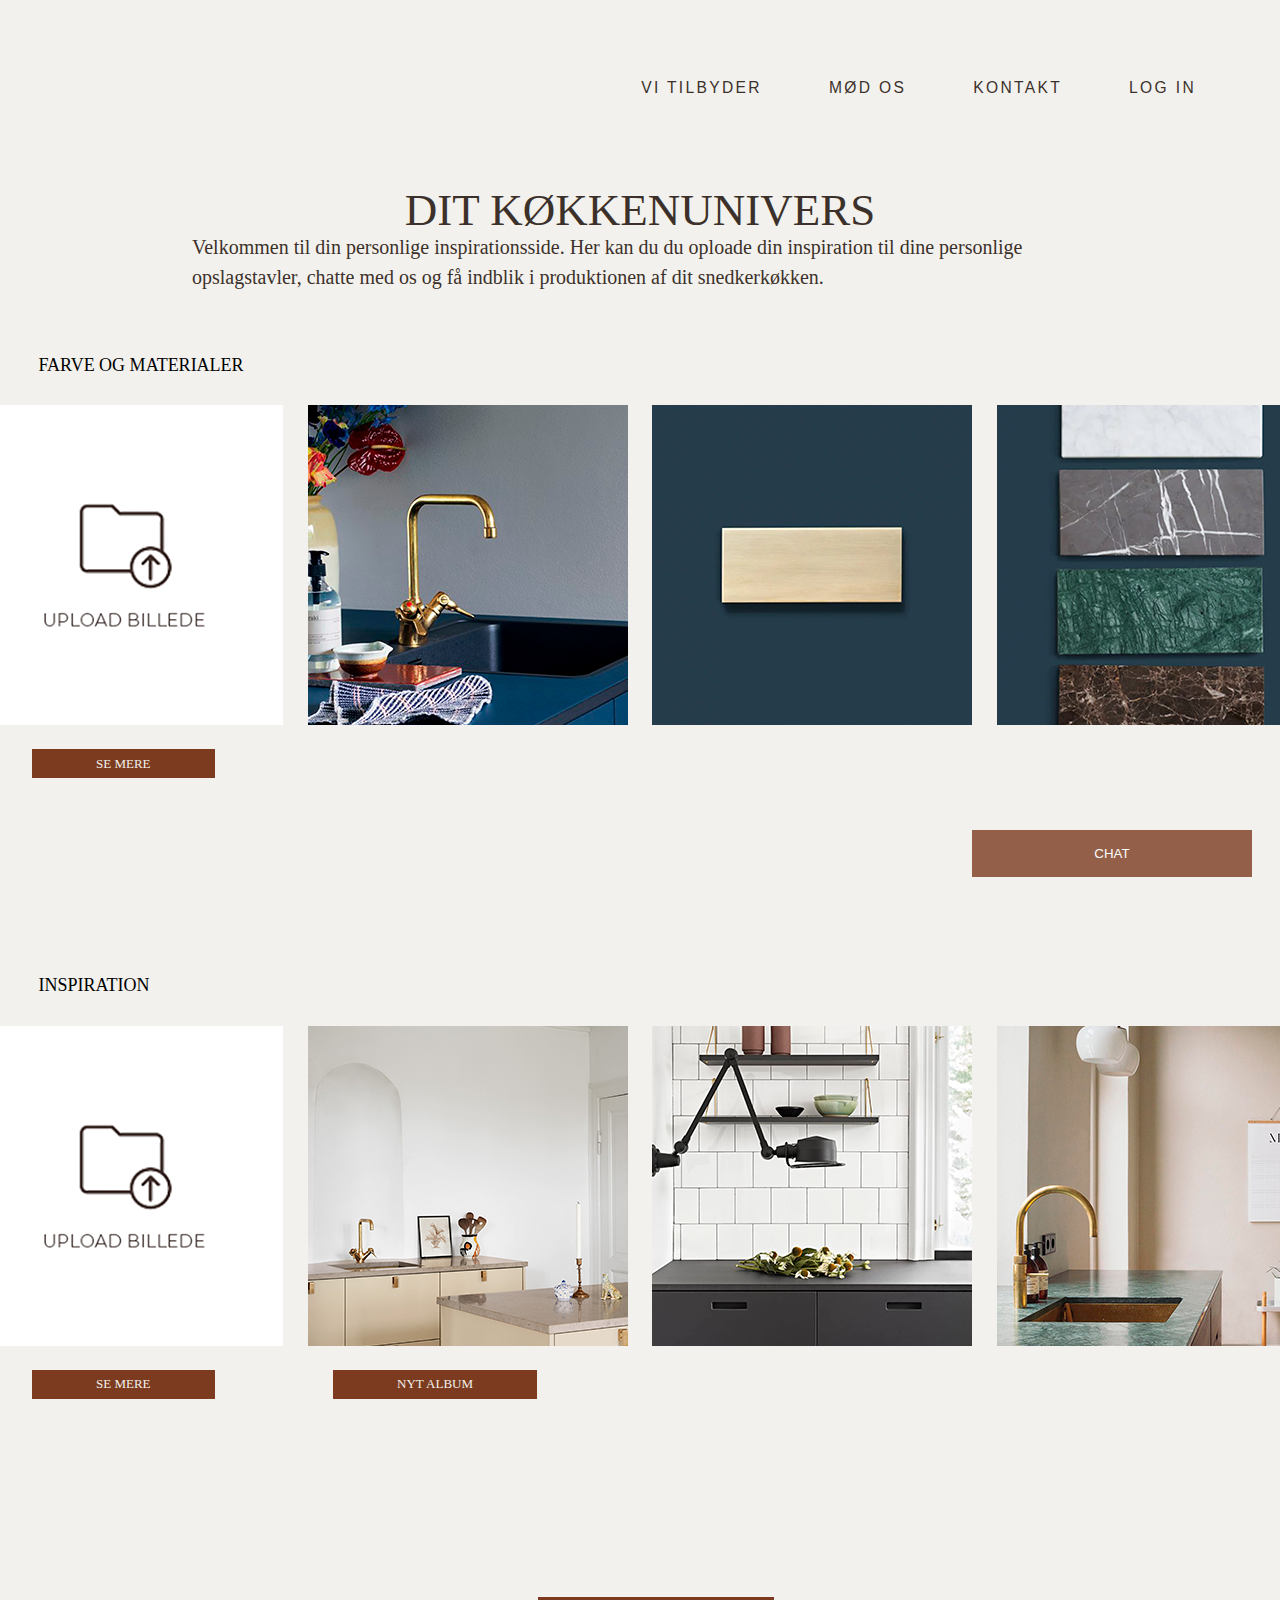
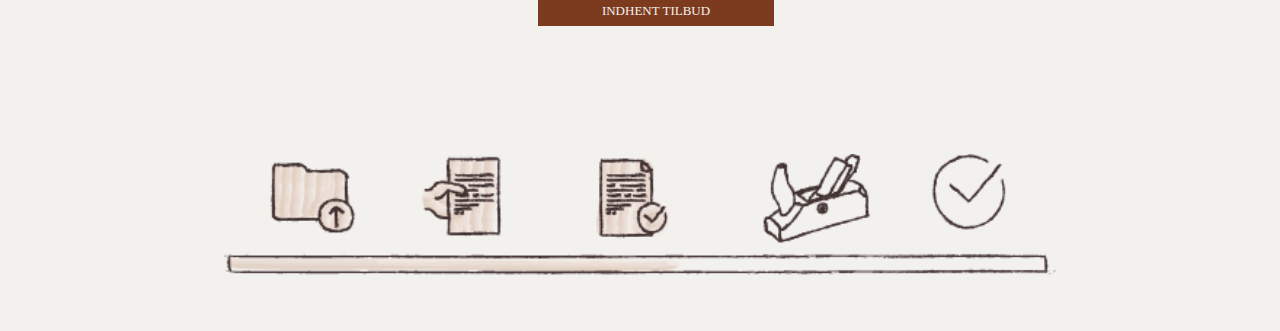
<file: køkkenunivers.html>
<!DOCTYPE html>
<html lang="da">

<head>
    <meta charset="utf-8">
    <title>Mino Design</title>
    <meta name="keywords" content="unikke løsninger,snedker køkkener, bæredygtig køkkerner, skræddersyet løsniger">
    <meta name="description" content="Mino Design laver unikke og bæredygtige køkkener">
    <meta name="author" content="Janne, Michala, Cathrine, Cecillie">
    <meta name="robots" content="noindex">
    <meta name="viewport" content="width=device-width, initial-scale=1.0">
    <link href="css/style.css" rel="stylesheet">
    <link rel="stylesheet" href="css/reset.css">


    <link rel="icon" type="image/x-icon" href="image/logofaveicon.png">
</head>

<body>
    <div id="wrapper">
        <header>
            <a id="logo" href="index.html">
                <img src="image/minologo.png" alt="Mino Design logo">
            </a>

            <nav role="navigation" id="navmobil">
                <div id="menuToggle">



                    <a id="menuopen" tabindex="1"></a>

                    <span></span>
                    <span></span>
                    <span></span>



                    <ul id="menu">
                        <li>
                            <a id="menuclose"></a>
                        </li>

                        <li> <a href="vitilbyder.html">VI TILBYDER</a></li>
                        <li><a href="moedos.html">MØD OS</a></li>
                        <li><a href="index.html#kontakt">KONTAKT</a></li>
                        <li><a href="login.html">LOGIN</a></li>
                    </ul>
                </div>
            </nav>


            <nav id="navpc">
                <ul>
                    <li> <a href="vitilbyder.html">VI TILBYDER</a></li>
                    <li><a href="moedos.html">MØD OS</a></li>
                    <li><a href="index.html#kontakt">KONTAKT</a></li>
                    <li><a href="login.html">LOG IN</a></li>
                </ul>
            </nav>
        </header>
    </div>
    <main>

        <section id="koekkenunivers">

            <h2>DIT KØKKENUNIVERS</h2>
            <p>Velkommen til din personlige inspirationsside. Her kan du du oploade din inspiration til dine personlige opslagstavler, chatte med os og få indblik i produktionen af dit snedkerkøkken.</p>

        </section>

        <section id="inspiration1">

            <h3>FARVE OG MATERIALER</h3>

        </section>

        <section id=box1>

            <div id="spalte">
                <div id="inspirationsbillede1"><img src="image/upload.png" alt="Upload billede knap"></div>
                <div id="inspirationsbillede1"><img src="image/koekken1.png" alt="Blåt køkken"></div>
                <div id="inspirationsbillede1"><img src="image/koekken4.png" alt="Materiale billede af messing"></div>
                <div id="inspirationsbillede1"><img src="image/koekken5.png" alt="Materiale billede af bordplader"></div>
            </div>

        </section>

        <div id="semereknap1">
            <button class="button semereknap1">SE MERE</button>
        </div>

        <section id="inspiration1">

            <h3>INSPIRATION</h3>

        </section>

        <section id="box2">
            <div id="spalte">
                <div id="inspirationsbillede1"><img src="image/upload.png" alt="Upload billede knap"></div>
                <div id="inspirationsbillede1"><img src="image/koekken2.png" alt="Upload billede knap"></div>
                <div id="inspirationsbillede1"><img src="image/koekken3.png" alt="Upload billede knap"></div>
                <div id="inspirationsbillede1"><img src="image/koekken6.png" alt="Upload billede knap"></div>
            </div>

        </section>

        <div id="semereknap2">
            <button class="button semereknap2">SE MERE</button>
            <button class="button semeresknap2">NYT ALBUM</button>
        </div>

        <div id="tilbudknap">
            <button class="button tilbudknap">INDHENT TILBUD</button>
        </div>

        <section id="tidslinje">
            <div> <img src="image/tidslinje.png" alt="Tidslinje for indhent tilbud proces"></div>
        </section>

        <!----messenger knap-->

        <button class="open-button" onclick="openForm()">CHAT</button>

<div class="chat-popup" id="myForm">
  <form action="/action_page.php" class="form-container">
    <h3>CHAT MED MINO DESIGN</h3>

    <label for="msg"><b>Send os en besked her:</b></label>
    <textarea placeholder="Skriv besked..." name="msg" required></textarea>

    <button type="submit" class="btn">SEND</button>
    <button type="button" class="btn cancel" onclick="closeForm()">LUK</button>
  </form>
</div>

<script>
    function openForm() {
      document.getElementById("myForm").style.display = "block";
    }
    
    function closeForm() {
      document.getElementById("myForm").style.display = "none";
    }
    </script>
    

</main>
</body>

</html>
</file>
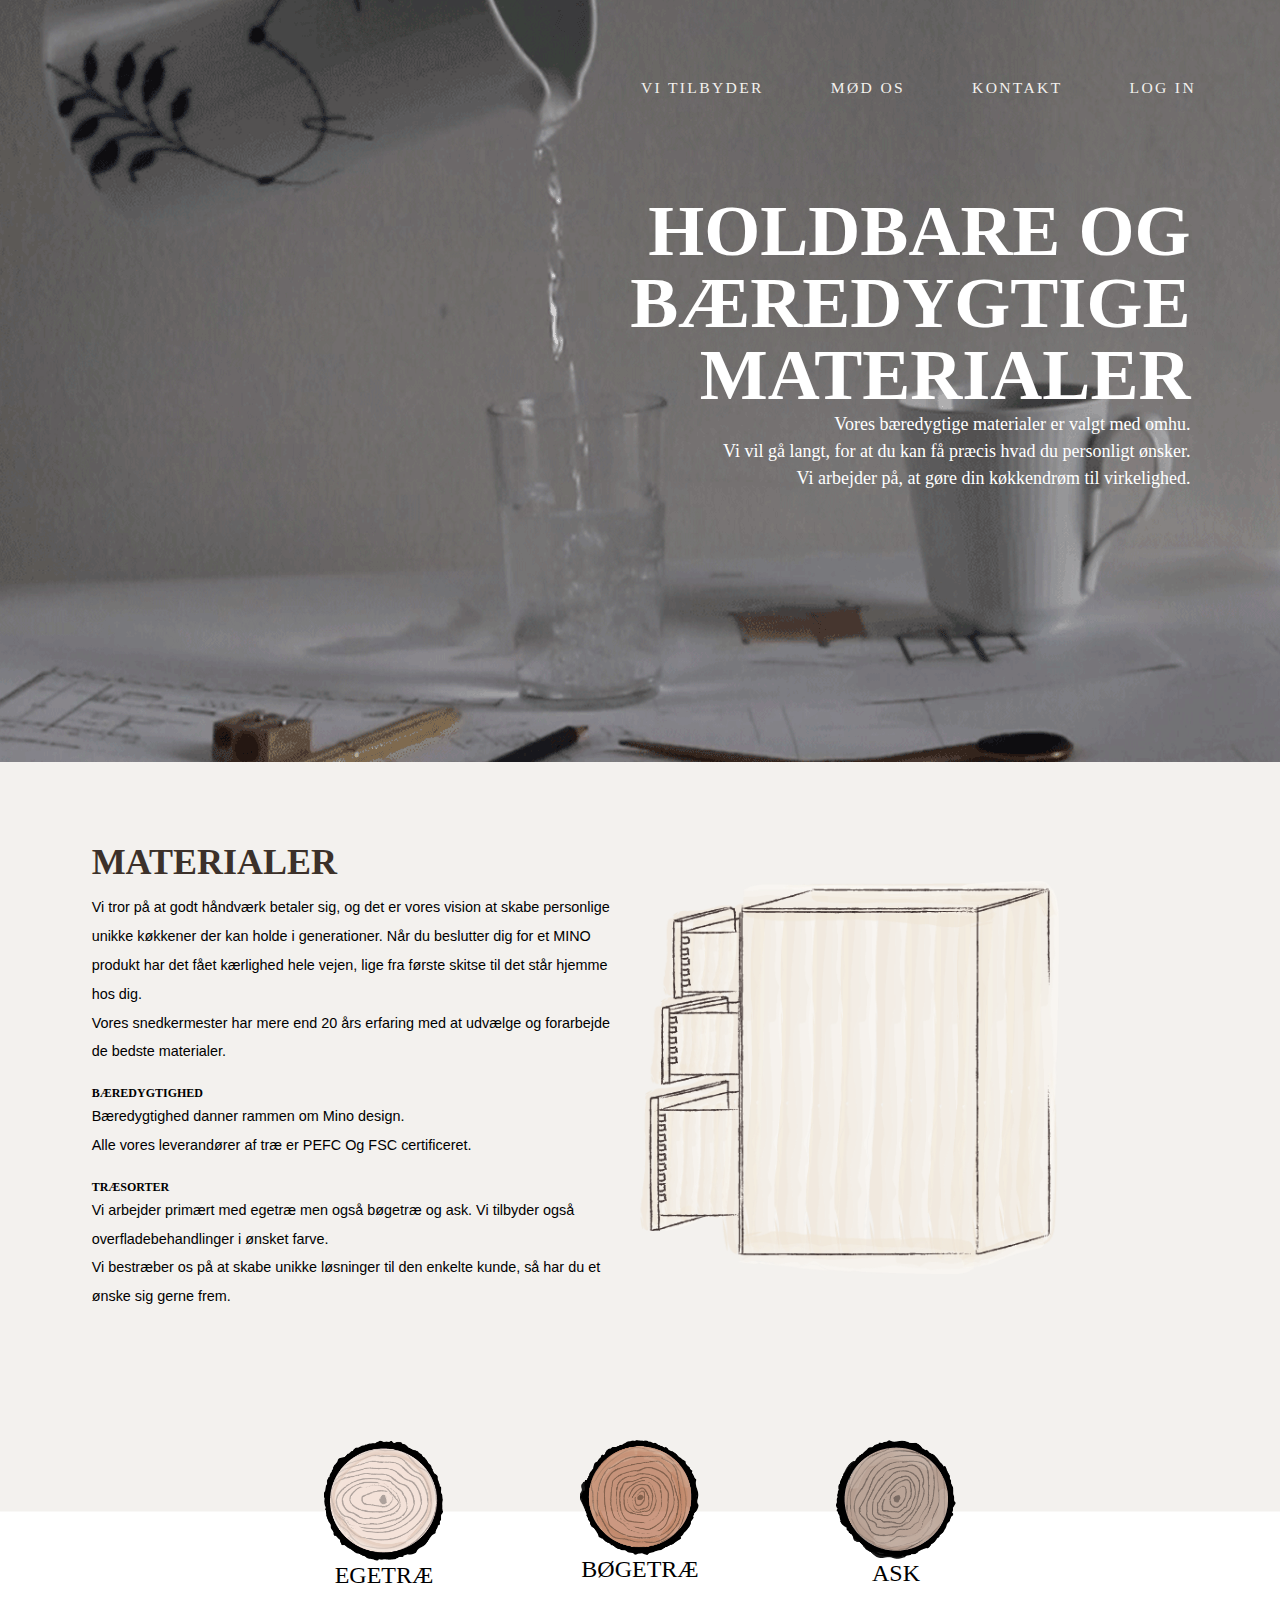
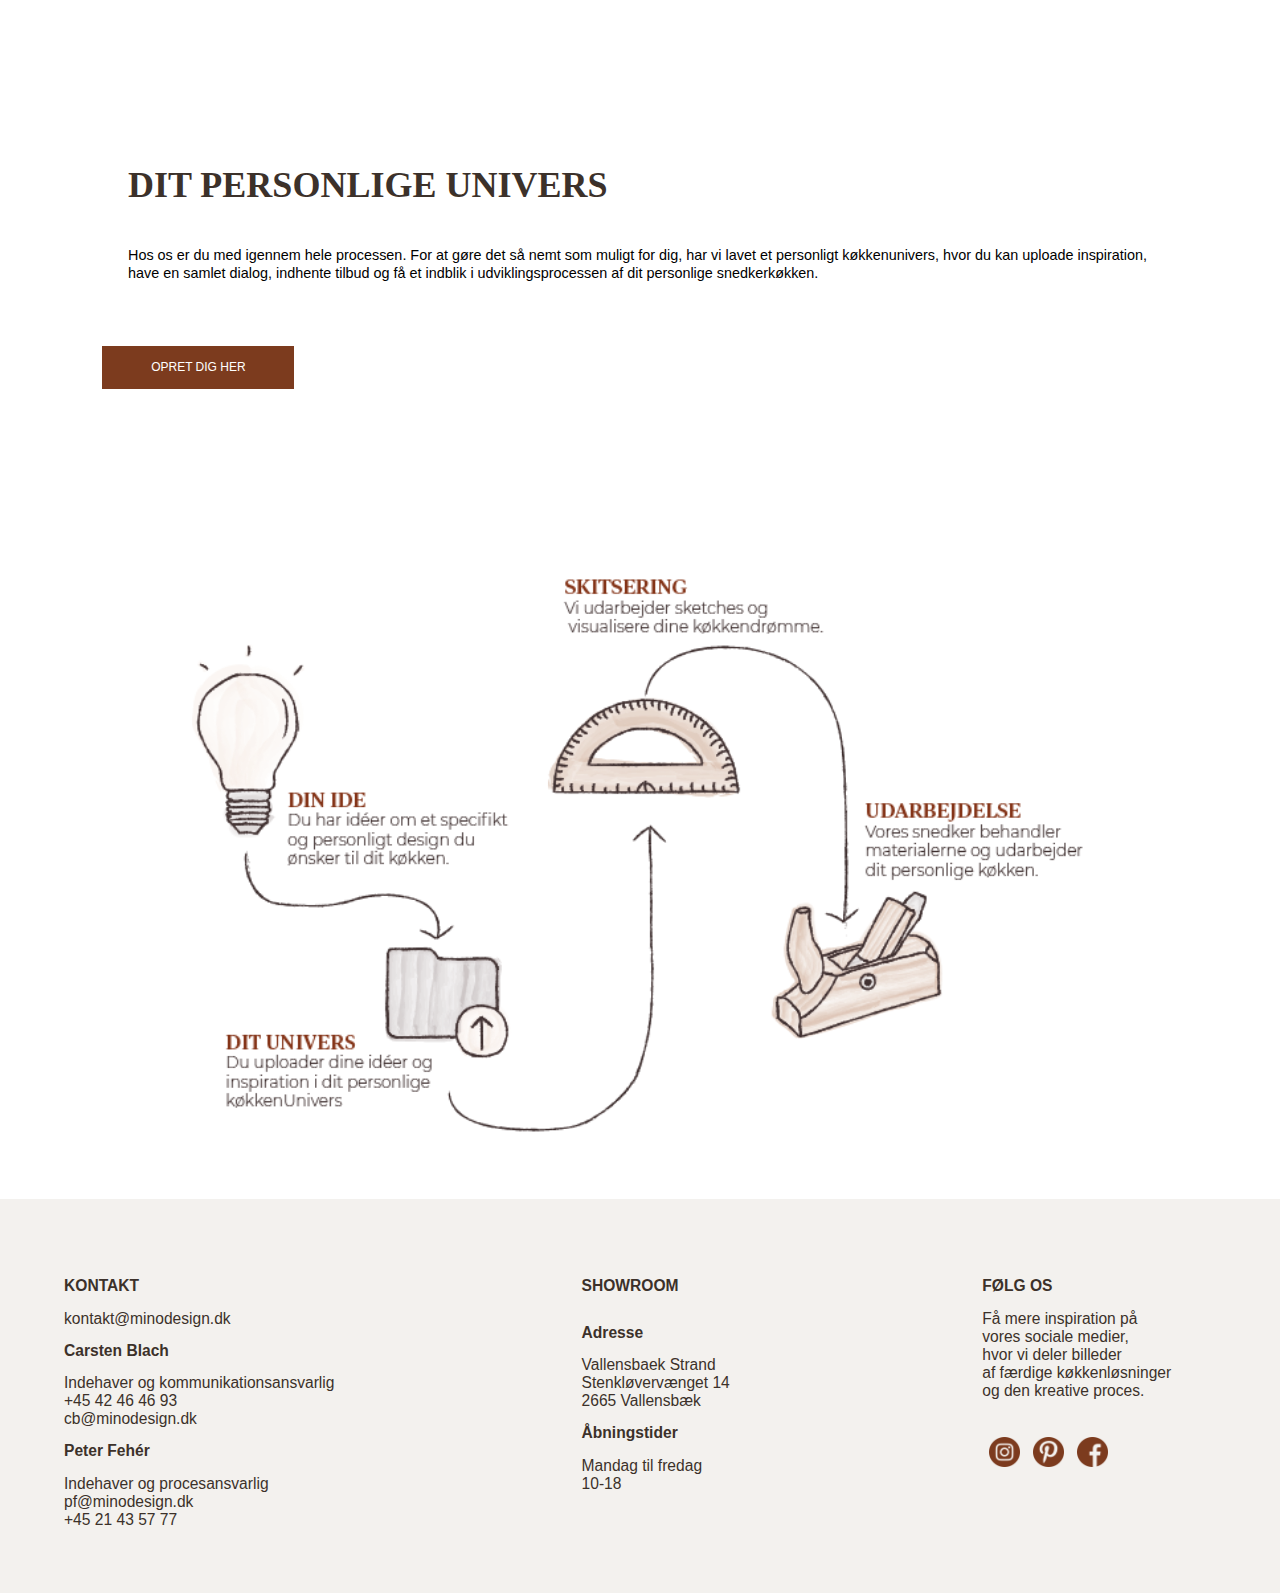
<file: vitilbyder.html>
<!DOCTYPE html>
<html lang="da">

<head>
    <meta charset="utf-8">
    <title>Mino Design - Vi tilbyder bæredygtige personlige snedkerkøkkener</title>
    <meta name="keywords" content="unikke løsninger,snedker køkkener, bæredygtig køkkerner, skræddersyet løsniger">
    <meta name="description" content="Mino Design laver unikke og bæredygtige køkkener">
    <meta name="author" content="Janne, Michala, Cathrine, Cecillie">
    <meta name="robots" content="noindex">
    <meta name="viewport" content="width=device-width, initial-scale=1.0">
    <link href="css/style.css" rel="stylesheet">
    <link href="css/reset.css" rel="stylesheet">

    <link rel="icon" type="image/x-ico  n" href="image/logofaveicon.png">
</head>


<body id="gif">
    <div id="wrapper">
        <header>
            <a id="logo" href="index.html">
                <img src="image/minohvidlogo.png" alt="Mino Design logo">
            </a>

            <nav role="navigation" id="navmobil">
                <div id="menuToggle">



                    <a id="menuopen" tabindex="1"></a>

                    <span></span>
                    <span></span>
                    <span></span>



                    <ul id="menu1">
                        <li>
                            <a id="menuclose1"></a>
                        </li>

                        <li> <a href="vitilbyder.html">VI TILBYDER</a></li>
                        <li><a href="mødos.html">MØD OS</a></li>
                        <li><a href="#kontakt">KONTAKT</a></li>
                        <li><a href="login.html">LOGIN</a></li>
                    </ul>
                </div>
            </nav>


            <nav id="navpc1">
                <ul>
                    <li> <a href="vitilbyder.html">VI TILBYDER</a></li>
                    <li><a href="mødos.html">MØD OS</a></li>
                    <li><a href="#kontakt">KONTAKT</a></li>
                    <li><a href="login.html">LOG IN</a></li>
                </ul>
            </nav>
        </header>
    </div>

    <main>
        <h2 class="overskriftvitilbyder">HOLDBARE OG <br> BÆREDYGTIGE<br> MATERIALER</h2>


        <h3 class="tekstvitilbyder">
            Vores bæredygtige materialer er valgt med omhu.<br>
            Vi vil gå langt, for at du kan få præcis hvad du personligt ønsker. <br> Vi arbejder på, at gøre din
            køkkendrøm til virkelighed.
        </h3>
        <br>
        <article class="flex-materialer">
            <br>
            <section>
                <h2 id="materialer">MATERIALER</h2>
                <p>Vi tror på at godt håndværk betaler sig, og det er vores vision at skabe personlige unikke køkkener
                    der kan holde i
                    generationer.

                    Når du beslutter dig for et MINO produkt har det fået kærlighed hele vejen, lige fra første skitse
                    til det står hjemme hos dig.<br>

                    Vores snedkermester har mere end 20 års erfaring med at udvælge og forarbejde de bedste materialer.
                </p><br>
                <h3>BÆREDYGTIGHED</h3>
                <p>Bæredygtighed danner rammen om Mino design.<br>
                    Alle vores leverandører af træ er PEFC Og FSC
                    certificeret.</p>
                <br>
                <h3>TRÆSORTER</h3>
                <p> Vi arbejder primært med egetræ men også bøgetræ og ask. Vi tilbyder også overfladebehandlinger i
                    ønsket farve. <br>Vi bestræber os på at skabe unikke løsninger til den enkelte kunde, så har du et ønske
                    sig gerne frem.</p>
            </section>
            <section><img id="skuffe" src="image/skuffekøkken.png" alt="snedker skuffer mino design"></section>


        </article>


        <div class="flex-tre">
            <div></div>
            <div><img src="image/lystræ.png">
                <h3>EGETRÆ</h3>
            </div>
            <div><img src="image/mørktræ.png">
                <h3>BØGETRÆ</h3>
            </div>
            <div><img src="image/gråtræ.png">
                <h3>ASK</h3>
            </div>
            <div></div>
        </div>
        <article id="personligside">
            <section>
                <h2 id="materialer">DIT PERSONLIGE UNIVERS</h2>
                <p>Hos os er du med igennem hele processen. For at gøre det så nemt som muligt for dig, har vi lavet et
                    personligt køkkenunivers, hvor du kan uploade inspiration, have en samlet dialog, indhente tilbud og
                    få et indblik i udviklingsprocessen af dit personlige snedkerkøkken. </p>
            </section>


            <a href=vitilbyder.html class="button opretknap">OPRET DIG HER</a>
            <br><br><br><br><br><br><br><br>

            <img id="infographic" src="image/infographic.png"
                alt="hvordan bestiller jeg et snedkerkøkken hos mino design">
        </article>
    </main>
    <footer>
        <article id="flexfooter">
            <section id="kontakt">
                <h4>KONTAKT</h4>

                <p>kontakt@minodesign.dk </p>
                <h4>Carsten Blach</h4>

                <p>Indehaver og kommunikationsansvarlig <br> +45 42 46 46 93 <br> cb@minodesign.dk</p>

                <h4>Peter Fehér</h4>
                <p>Indehaver og procesansvarlig <br> pf@minodesign.dk <br> +45 21 43 57 77 </p>


            </section>

            <section id="showroom">
                <h4>SHOWROOM</h4>
                <h4>Adresse</h4>
                <p>Vallensbaek Strand <br> Stenkløvervænget 14 <br> 2665 Vallensbæk</p>

                <h4>Åbningstider</h4>
                <p>Mandag til fredag <br>10-18
                </p>



            </section>

            <div class="luft"> </div>


            <section id="socialemedier">
                <h4>FØLG OS</h4>

                <p>Få mere inspiration på <br> vores sociale medier, <br> hvor vi deler billeder <br>af færdige
                    køkkenløsninger <br> og den kreative proces.</p>

                <p class="socialikoner">
                    <img class="ikoner" src="image/instagramikon.png" alt="instagram ikon">

                    <img class="ikoner" src="image/pinterestikon.png" alt="pinterest ikon">

                    <img class="ikoner" src="image/facebookikon.png" alt="facebook ikon">
                </p>
            </section>

        </article>
        <!-- .footer -->

    </footer>
</body>

</html>
</file>
<file: css/style.css>
/* HTML5 display-role reset for older browsers */


/* Header
-----------------------------------------------------------------------------*/

header {
    overflow: auto;
}

#navpc {
    display: none;
}

#logo {
    max-width: 40%;
    width: 20%;
    float: left;
    padding: 5%;
}

#logo>img {
    width: 100%;
    height: 100%;
    float: right;
}


/* navigation
____________________________________________________________________________*/

#navmobil {
    display: inline-block;
    color: #3c312e;
}

#navpc {
    display: none;
    text-decoration: none;
    font-size: 1.3em;
    font-family: montserrat, sans-serif;
}

ul>li {
    color: #3c312e;
    text-decoration: none;
}

ul>a {
    text-decoration: none;
    color: #3c312e;
    font-family: montserrat, sans-serif;
}


/* burgermenu
____________________________________________________________________________*/

body {
    margin: 0;
    padding: 0;
    text-align: left;
    background: #f3f1ee;
    font-family: montserrat, sans-serif;
    text-decoration: none;
    transition: color 0.3s ease;
}

#menuclose {
    width: 50px;
    height: 50px;
    position: absolute;
    top: 13px;
    right: 27px;
    z-index: 3;
    cursor: pointer;
}

#menuToggle {
    display: block;
    position: fixed;
    right: 30px;
    top: 30px;
    z-index: 1;
    -webkit-user-select: none;
    user-select: none;
}

#menuopen {
    display: block;
    width: 40px;
    height: 32px;
    position: absolute;
    top: -7px;
    left: -5px;
    cursor: pointer;
    opacity: 0;
    z-index: 2;
    -webkit-touch-callout: none;
}

#menuToggle span {
    display: block;
    width: 33px;
    height: 4px;
    margin-bottom: 5px;
    position: relative;
    background-color: grey;
    border-radius: 3px;
    z-index: 1;
    transform-origin: 4px 0px;
    transition: transform 0.5s cubic-bezier(0.77, 0.2, 0.05, 1.0), background 0.5s cubic-bezier(0.77, 0.2, 0.05, 1.0), opacity 0.55s ease;
}

#menuToggle span:first-child {
    transform-origin: 0% 0%;
}

#menuToggle span:nth-last-child(2) {
    transform-origin: 0% 100%;
}

#menuopen:focus~span {
    opacity: 1;
    transform: rotate(45deg) translate(-2px, -1px);
    background: #fff;
}

#menuopen:focus~span:nth-last-child(3) {
    opacity: 0;
    transform: rotate(0deg) scale(0.2, 0.2);
}

#menuopen:focus~span:nth-last-child(2) {
    transform: rotate(-45deg) translate(0, -1px);
}

#menu {
    position: absolute;
    width: 100vw;
    height: 100vh;
    right: -30px;
    top: -30px;
    margin: 0;
    padding: 0;
    background: #7c3b1e;
    list-style-type: none;
    -webkit-font-smoothing: antialiased;
    /* to stop flickering of text in safari */
    transform-origin: 0% 0%;
    transform: translate(100%, 0);
    transition: transform 0.5s cubic-bezier(0.77, 0.2, 0.05, 1.0);
}

#menu li {
    padding: 10px 0;
    font-size: 22px;
    margin-top: 10%;
    text-align: center;
}

#menu>li>a {
    color: #ffff;
    text-decoration: none;
    font-family: montserrat, sans-serif;
}

#menuopen:focus~ul {
    transform: none;
}
 


/* mød os kode navigation og burgermenu
----------------------------------------------------------------------------*/


/* mød os desktop menu ---- */

#navpc {
    display: none;
}

#navmobil1 {
    display: inline-block;
    color: #3c312e;
    
}

#navpc1 {
    display: none;
    font-size: 1.3em;
    text-decoration: none;
    font-family: montserrat, sans-serif;
}

#navpc1 ul li {
    color: #3c312e;
    text-decoration: none;
}

#navpc1 ul a {
    text-decoration: none;
    color: #3c312e;
    font-family: "montserrat";
}


/* mød os burgermenu ------ */

#menuclose1 {
    width: 50px;
    height: 50px;
    position: absolute;
    top: 13px;
    right: 27px;
    z-index: 3;
    cursor: pointer;
}

#menuToggle1 {
    display: block;
    position: fixed;
    right: 30px;
    top: 30px;
    z-index: 1;
    -webkit-user-select: none;
    user-select: none;
}

#menuopen1 {
    display: block;
    width: 40px;
    height: 32px;
    position: absolute;
    top: -7px;
    left: -5px;
    cursor: pointer;
    opacity: 0;
    z-index: 2;
    -webkit-touch-callout: none;
}

#menuToggle1 span {
    display: block;
    width: 33px;
    height: 4px;
    margin-bottom: 5px;
    position: relative;
    background-color: #f3f1ee;
    border-radius: 3px;
    z-index: 1;
    transform-origin: 4px 0px;
    transition: transform 0.5s cubic-bezier(0.77, 0.2, 0.05, 1.0), background 0.5s cubic-bezier(0.77, 0.2, 0.05, 1.0), opacity 0.55s ease;
}

#menuToggle1 span:first-child {
    transform-origin: 0% 0%;
}

#menuToggle1 span:nth-last-child(2) {
    transform-origin: 0% 100%;
}

#menuopen1:focus~span {
    opacity: 1;
    transform: rotate(45deg) translate(-2px, -1px);
    background: #fff;
}

#menuopen1:focus~span:nth-last-child(3) {
    opacity: 0;
    transform: rotate(0deg) scale(0.2, 0.2);
}

#menuopen1:focus~span:nth-last-child(2) {
    transform: rotate(-45deg) translate(0, -1px);
}

#menu1 {
    position: absolute;
    width: 100vw;
    height: 100vh;
    right: -30px;
    top: -30px;
    margin: 0;
    padding: 0;
    background: #7c3b1e;
    list-style-type: none;
    -webkit-font-smoothing: antialiased;
    /* to stop flickering of text in safari */
    transform-origin: 0% 0%;
    transform: translate(100%, 0);
    transition: transform 0.5s cubic-bezier(0.77, 0.2, 0.05, 1.0);
}

#menu1 li {
    padding: 10px 0;
    font-size: 22px;
    margin-top: 10%;
    text-align: center;
}

#menu1 li a {
    color: #ffff;
    text-decoration: none;
    font-family: "montserrat";
}

#menuopen1:focus~ul {
    transform: none;
}

/* mød os 
-----------------------------------------------------------------------------*/

#ejerne {
    background-color: #7c3b1e;
    padding-bottom: 10%;
}

.voreshistorietekst {
    padding-top: 5%;
    padding-bottom: 10%;
    text-align: center;
}

.voreshistorietekst h1 {
    font-size: 20px;
    font-family: "ivy journal";
    font-weight: bold;
    color: #7c3b1e;
    margin-bottom: 5%;
}

.voreshistorietekst p {
    font-family: "montserrat";
    font-size: 1.2em;
    line-height: 25px;
}

.arbejdsbord {
    max-width: 90%;
    display: block;
    margin: 0 auto;
}

#voreshistorie {
    margin: 5%;
}

#arbejdsproces {
    width: 100%;
    padding-bottom: 10%;
}

#carstenogpeter img {
    display: block;
    margin: 0 auto;
    width: 60%;
    padding: 2.5%;
}

#carstenogpeter {
    margin-top: 30%;
}


/* vi tilbyder side (Janne)
-----------------------------------------------------------------------------*/

/*Gif baggrund*/

#gif {
 width: 100%;
  height: 400px;
  background: url('../image/mobilcinemagraphic.gif');
  background-size: 100% 100%;}

.overskriftvitilbyder {
    font-family: "ivyJournal";
    color: #ffffff;
    font-size: 3em;
    text-align: center;
    line-height: 1em;
    font-weight: 600;
    margin: 5%;
}


.tekstvitilbyder {
    text-align: center;
    color: #ffffff;
    font-size: 1em;
    font-family: "montserrat";
    font-weight: 70;
    text-align: center;
    position: relative;
}

.flex-materialer {
    background-color: #f3f1ee;
}

#skuffe {
    margin-bottom: 8em;
    max-width: 80%;
    padding-top: 10%;
}

#personligside {
    background-color: #ffffff;
    padding-top: 0%;
    margin-top: 0%;
}

#personligside p {
    margin-top: 0%;
    padding-top: 0%;
    margin-left: 10%;
    margin-right: 10%;
    width: 80%;
    text-align: left;
    padding-bottom: 10%;
}

#materialer {
    margin-bottom: 4%;
    padding-top: 5%;
    padding-bottom: 0%;
    font-family: "IvyJournal";
    font-weight: 600;
    font-size: 2em;
    text-align: center;
}

#personligside h2 {
    padding-top: 20%;
}

.flex-materialer h3 {
    font-family: "Montserrat";
    font-weight: 900;
}

.flex-materialer {
    padding: 5%;
}



.flex-tre {
    display: flex;
    width: 100%;
    text-align: center;
    background: repeating-linear-gradient(#f3f1ee, #f3f1ee 49.9%, #ffffff 50.1%, #ffffff 100%);
    padding-bottom: 0%;

}

.flex-tre div {
    width: 20%;
}

.flex-tre h3 {
    text-align: center;
    font-family: "IvyJournal";
    position: relative;
}

.flex-tre img {
    max-width: 6em;
}


.tilbyderknap {
    margin-top: 5%;
    background-color: #7c3b1e;
    border: none;
    color: white;
    padding: 1%;
    width: 30%;
    font-family: "montserrat";
    display: block;
    margin: auto;
    font-size: 0.5em;
    text-align: center;
}

.tilbyderknap>a:visited {
    color: white;
}

#infographic {
   width: 100%; 
   margin: 0 auto;
   text-align: center;
}

#flexfooter {
    background: #f3f1ee;
}

/* billeder
____________________________________________________________________________*/

.forsideillustration {
    display: block;
    margin: auto;
    padding-top: 4%;
    max-width: 84%;
}

#haandvaerk {
    background-color: #7c3b1e;
    height: 100%;
    width: 100%;
    margin-top: 10%;
    padding-bottom: 5%;
}

#haandvaerk>img {
    display: block;
    margin: auto;
    padding-top: 5%;
    width: 70%;
}


/* tekst
____________________________________________________________________________*/

.overskriften {
    font-family: ivyjournal, sans-serif;
    color: #7c3b1e;
    font-size: 1.7em;
    text-align: center;
    margin: 7%;
    font-weight: bold;
    line-height: 1.2;
}

#forside>h3 {
    color: #3c312a;
    font-size: 1.2em;
    font-family: montserrat, sans-serif;
    text-align: center;
    margin-bottom: 5%;
}

.haandvaerktekst>h2 {
    font-family: ivyjournal, sans-serif;
    color: #fff;
    font-size: 1.5em;
    text-align: center;
    margin: 5%;
    font-weight: bold;
}

.haandvaerktekst>h3 {
    color: #fff;
    font-size: 1.2em;
    font-family: montserrat, sans-serif;
    text-align: center;
    margin: 4%;
    padding-bottom: 4%;
}


/* brødtekst
____________________________________________________________________________*/

p {
    text-decoration: none;
}


/* knap
-----------------------------------------------------------------------------*/

a {
    text-decoration: none;
}

.opretknap {
    background-color: #7c3b1e;
    border: none;
    color: white;
    padding: 1%;
    width: 30%;
    font-family: montserrat, sans-serif;
    display: block;
    margin: auto;
    font-size: 0.8em;
    text-align: center;
}

.opretknap>a:visited {
    color: white;
}

.knaptilbyder>a:visited {
    color: #3c312a;
}

.knaptilbyder {
    border: none;
    margin-top: 18%;
    background-color: #ceb28a;
    color: #3c312a;
    padding: 1%;
    width: 30%;
    margin-left: 4%;
    font-size: 0.8em;
    font-family: montserrat, sans-serif;
    display: block;
    margin: auto;
    text-align: center;
    text-decoration: none;
}


/* video
-----------------------------------------------------------------------------*/


/* login
------------------------------------------------------------------------------*/

.login-page {
    width: 360px;
    padding: 0.5%;
    margin: 0 auto;
}

.form {
    z-index: 1;
    max-width: 360px;
    margin: 0 auto 100px;
    padding: 45px;
    text-align: center;
    background: #ffffff;
}

.form input {
    font-family: "montserrat";
    outline: 1;
    background: #f3f1ee;
    width: 100%;
    border: 0;
    margin: 0 0 15px;
    padding: 15px;
    box-sizing: border-box;
    font-size: 15px;
}

.form button {
    font-family: "montserrat";
    text-transform: uppercase;
    outline: 0;
    background: #7c3b1e;
    width: 100%;
    border: 0;
    padding: 15px;
    color: #f3f1ee;
    font-size: 15px;
    cursor: pointer;
}

.form button:hover,
.form button:active {
    background-color: #3c312a;
    letter-spacing: 1px;
    -webkit-box-shadow: 0px 5px 40px -10px rgba(0, 0, 0, 0.57);
    -moz-box-shadow: 0px 5px 40px -10px rgba(0, 0, 0, 0.57);
    box-shadow: 5px 40px -10px rgba(0, 0, 0, 0.57);
}

.form .message {
    margin: 15px 0 0;
    color: #ceb28a;
    font-size: 14px;
}

.form .message a {
    color: #3c312a; 
    text-decoration: none;
}

.form .register-form {
    display: none;
}


/* Køkkenunivers
----------------------------------------------------------------------------*/

#koekkenunivers h2 {
    margin: 0 auto;
    padding: 0% 0% 1.5% 0%;
    text-align: center;
    color: #3c312a;
    font-family: "ivy journal";
    font-size: 20px;
}

#koekkenunivers p {
    margin: 0 auto;
    padding: 0 6.5% 0 6.5%;
    line-height: 30px;
    color: #3c312a;
    font-family: "montserrat";
    font-size: 15px;
}

#spalte {
    display: flex;
    flex-wrap: wrap;
    flex-direction: row;
    align-items: center;
    justify-content: center;
    margin: 0 auto;
}

#inspirationsbillede1 {
    margin: 2.5%;
}

#inspiration1 h3 {
    font-family: "ivy journal";
    font-size: 15px;
    text-align: left;
    margin: 5% 6.5% 0.5% 6.5%;
}


/* se mere knap og album knap
------------------------------------------------------------------------*/

#semereknap1 button {
    background-color: #7c3b1e;
    padding: 1.5% 8% 1.5% 8%;
    border: none;
    color: #f3f1ee;
    font-family: "montserrat";
    margin: 0.5% 6.5% 0.5% 6.5%;
}

#semereknap1 {
    margin-bottom: 15%;
}


#semereknap2 button {
    background-color: #7c3b1e;
    padding: 1.5% 8% 1.5% 8%;
    border: none;
    color: #f3f1ee;
    font-family: "montserrat";
    margin: 0.5% 6.5% 0.5% 6.5%;
}

#semereknap2 {
    margin-bottom: 10%;
}

#tilbudknap button {
    background-color: #7c3b1e;
    padding: 1.5% 8% 1.5% 8%;
    border: none;
    color: #f3f1ee;
    font-family: "montserrat";
    margin-top: 5%;
}

#tilbudknap {
    text-align: center;
}

#tidslinje img {
    width: 90%;
    display: block;
    margin-left: auto;
    margin-right: auto;
    padding-top: 10%;
}

/* Messenger -----------------------------------------*/
* {box-sizing: border-box;}

/* Knap til at åbne messenger - sat til at komme fra bunden */
.open-button {
  background-color: #7c3b1e;
  color: white;
  padding: 16px 20px;
  border: none;
  cursor: pointer;
  opacity: 0.8;
  position: fixed;
  bottom: 23px;
  right: 28px;
  width: 280px;
}

/* Popup chatten - skjult på default */
.chat-popup {
  display: none;
  position: fixed;
  bottom: 0;
  right: 15px;
  border: 3px solid #f1f1f1;
  z-index: 9;
}

/* Styling af form container */
.form-container {
  max-width: 300px;
  padding: 10px;
  background-color: white;
}

/* Fulde vidde på tektområde */
.form-container textarea {
  width: 100%;
  padding: 15px;
  margin: 5px 0 22px 0;
  border: none;
  background: #f1f1f1;
  resize: none;
  min-height: 200px;
}

/* Når teksten fokuserer, gør noget */
.form-container textarea:focus {
  background-color: #ddd;
  outline: none;
}

/* Farve SEND knap */
.form-container .btn {
  background-color: #7c3b1e;
  color: white;
  padding: 16px 20px;
  border: none;
  cursor: pointer;
  width: 100%;
  margin-bottom:10px;
  opacity: 0.8;
}

/* Baggrundsfarve LUK knap */
.form-container .cancel {
  background-color: #3c312a;
}

/* Tilføjet hover effekt */
.form-container .btn:hover, .open-button:hover {
  opacity: 1;
}

/* Footer
-----------------------------------------------------------------------------*/

footer {
    margin-bottom: 5%;
    color: #3c312a;
    font-size: 1.1em;
    text-align: center;
}

.ikoner {
    max-width: 9%;
    width: 9%;
    margin-top: 8%;
    margin-left: 2%;
    justify-content: center;
    display: inline-block;
}

#showroom {
    width: 35%;
    margin: auto;
}

#kontakt>h4 {
    font-weight: bold;
    line-height: 3;
    font-size: 1.3em;
}

#showroom>h4 {
    font-weight: bold;
    line-height: 3;
    font-size: 1.3em;
}

#socialemedier>h4 {
    font-weight: bold;
    line-height: 3;
    font-size: 1.3em;
}

/* media
-----------------------------------------------------------------------------*/


@media only screen and (min-width: 550px) {

    #gif {
        background: url('../image/tabletcinemagraphic.gif');
        width: 100%;
        height: auto;
       }

}

@media only screen and (min-width: 768px) {

    /* knap
-----------------------------------------------------------------------------*/
    a {
        text-decoration: none;
    }

    .opretknap {
        margin-top: 30%;
        background-color: #7c3b1e;
        border: none;
        color: white;
        padding: 1%;
        width: 30%;
        font-family: montserrat, sans-serif;
        display: block;
        margin: auto;
        font-size: 1em;
        text-align: center;
    }

    .opretknap>a:visited {
        color: white;
    }

    .knaptilbyder>a:visited {
        color: #3c312a;
    }

    .knaptilbyder {
        border: none;
        margin-top: 18%;
        background-color: #ceb28a;
        color: #3c312a;
        padding: 1%;
        width: 30%;
        margin-left: 4%;
        font-size: 1em;
        font-family: montserrat, sans-serif;
        display: block;
        margin: auto;
        text-align: center;
        text-decoration: none;
    }

    /* mød os
---------------------------------------------------------------------------*/
    .voreshistorietekst h1 {
        font-size: 40px;
    }

    .voreshistorietekst p {
        font-size: 30px;
        line-height: 45px;
    }

    #carstenogpeter {
        margin-top: 0%;
    }


    /* mød os kode navigation og burgermenu
----------------------------------------------------------------------------*/
    /* tekst
-----------------------------------------------------------------------------*/
    .overskriften {
        font-family: ivyjournal, sans-serif;
        color: #7c3b1e;
        font-size: 2.5em;
        text-align: center;
        margin: 7%;
        font-weight: bold;
        line-height: 1.2;
        display: block;
    }

    #forside>h3 {
        color: #3c312a;
        font-size: 1.6em;
        font-family: montserrat, sans-serif;
        text-align: center;
        margin-bottom: 5%;
        line-height: 1.2;
        display: block;
    }

    .haandvaerktekst>h2 {
        font-family: ivyjournal, sans-serif;
        color: #fff;
        font-size: 2.5em;
        text-align: center;
        margin: 5%;
        font-weight: bold;
        display: block;
    }

    .haandvaerktekst>h3 {
        color: #fff;
        font-size: 1.6em;
        font-family: montserrat, sans-serif;
        font-weight: bold;
        text-align: center;
        margin: 4%;
        padding-bottom: 4%;
        line-height: 1.2;
        width: 50%;
        display: block;
        margin: auto;
    }

    /* køkkenunivers
    --------------------------------------------------------------------------*/
    #spalte {
        display: flex;
        flex-wrap: wrap;
        flex-direction: row;
        align-items: center;
        justify-content: center;
        margin: 2%;
        margin-top: 0%;
    }

    #inspiration1 h3 {
        margin-left: 6.5%;
        margin-bottom: 0%;
        text-align: left;
        font-size: 13px;
    }
    #koekkenunivers p {
        margin: 0 auto;
        margin-bottom: 5%;
        padding: 0 6.5% 0 6.5%;
    }

    /*vi tilbyder side tablet---------------------------------------------------------------*/

    #gif {
        background: url('../image/tabletcinemagraphic1.gif');
        width: 100%;
        height: auto;
       }

    .overskriftvitilbyder {
        font-size: 5em;
    }

    .tekstvitilbyder {
        padding-bottom: 14em;
        font-size: 1.5em;
        line-height: 1.5em;
    }

    #materialer {
        font-size: 3em;
    }

    #skuffe img {
        max-width: 70%;
        text-align: center;
        padding-top: 10%;
    }

    .flex-tre div {
        width: 25%;
    }

    .flex-tre h3 {
        font-size: 2em;
    }

    .flex-tre img {
        max-width: 10em;
    }


    .tilbyderknap {
        margin-top: 5%;
        background-color: #7c3b1e;
        border: none;
        color: white;
        padding: 1%;
        width: 30%;
        font-family: "montserrat";
        display: block;
        margin: auto;
        font-size: 0.5em;
        text-align: center;
    }

    .tilbyderknap>a:visited {
        color: white;
    }

    #infographic {
        display: block; 
        margin: auto;
        max-width: 80%;
    
    }

    /* se mere knap og album knap
    ------------------------------------------------------------------------*/
    #semereknap1 button {
        font-size: 15px;
    }

    #semereknap2 button {
        font-size: 15px;
    }

    #tilbudknap button {
        font-size: 15px;
    }

    #tidslinje img {
        padding-top: 10%; text-align: center;
    }



    /* footer
-----------------------------------------------------------------------------*/
#flexfooter {
    overflow: auto;
}
footer {
    margin-bottom: 5%;
    color: #3c312a;
    font-family: montserrat, sans-serif;
    margin-top: 5%;
}
.ikoner {
    display: inline-block;
    height: 50%;
    width: 50%;
    max-width: 7%;
    margin-top: 4%;
    justify-content: left;
    margin-left: 0%;
    padding: 1%;
}
a {
    text-decoration: none;
}
#kontakt {
    float: left;
    width: 50%;
    text-align: left;
    margin-left: 10%;
    margin-top: 7%;
}
#showroom {
    float: right;
    width: 40%;
    text-align: left;
    margin-top: 7%;
}
#socialemedier {
    float: left;
    width: 50%;
    text-align: left;
    margin-top: 5%;
    margin-left: 10%;
}
#kontakt>h4 {
    font-weight: bold;
    line-height: 3;
    font-size: 1.8em;
}
#showroom>h4 {
    font-weight: bold;
    line-height: 3;
    font-size: 1.8em;
}
#socialemedier>h4 {
    font-weight: bold;
    line-height: 3;
    font-size: 1.8em;
}
}

@media only screen and (min-width: 1024px) {

    /* header
-----------------------------------------------------------------------------*/
    header {
        display: block;
        margin-bottom: 4%;
    }

    /* logo
-----------------------------------------------------------------------------*/
    #logo {
        max-width: 20%;
        width: 10%;
        float: left;
        padding: 5%;
        margin: auto;
    }

    #logo>img {
        width: 100%;
        height: 100%;
    }

    /* navigation
-----------------------------------------------------------------------------*/
    #navmobil {
        display: none;
    }

    #navpc {
        margin: auto;
        float: right;
        display: flex;
        padding: 5%;
    }

    #navpc>ul {
        display: flex;
        justify-content: space-evenly;
        text-decoration: none;
    }

    #navpc>ul>li {
        margin-bottom: 3%;
        list-style-type: none;
        margin-left: 27px;
    }

    #navpc>ul>li>a {
        text-decoration: none;
        color: #3c312a;
        font-size: 1em;
        font-family: montserrat, sans-serif;
        display: inline-block;
        padding: 15px 20px;
        position: relative;
        letter-spacing: 0.15em;
    }

    #navpc>ul>li>a:after {
        background: none repeat scroll 0 0 transparent;
        bottom: 0;
        content: "";
        display: block;
        height: 2px;
        left: 50%;
        position: absolute;
        background: #7c3b1e;
        transition: width 0.3s ease 0s, left 0.3s ease 0s;
        width: 0;
    }

    #navpc>ul>li>a:hover:after {
        width: 100%;
        left: 0;
    }

    #navpc>ul>li>a:hover {
        color: #7c3b1e
    }

    /* mød os kode navigation og burgermenu
    ------------------------------------------------------------------------*/

    /* mød os desktop menu ---- */
    #navmobil1 {
        display: none;
    }

    #navpc1 {
        margin: auto;
        float: right;
        display: flex;
        padding: 5%;
    }

    #navpc1 ul {
        display: flex;
        justify-content: space-evenly;
        text-decoration: none;
    }

    #navpc1 ul li {
        margin-bottom: 3%;
        list-style-type: none;
        margin-left: 27px;
    }

    #navpc1 ul li a {
        text-decoration: none;
        color: #f3f1ee;
        font-size: 1em;
        font-family: Montserrat;
        display: inline-block;
        padding: 15px 20px;
        position: relative;
        letter-spacing: 0.15em;
    }

    #navpc1 ul li a:after {
        background: none repeat scroll 0 0 transparent;
        bottom: 0;
        content: "";
        display: block;
        height: 2px;
        left: 50%;
        position: absolute;
        background: #3c312a;
        transition: width 0.3s ease 0s, left 0.3s ease 0s;
        width: 0;
    }

    #navpc1 ul li a:hover:after {
        width: 100%;
        left: 0;
    }

    #navpc1 ul li a:hover {
        color: #3c312a;
    }

    /* mød os burgermenu ------ */

    /* mød os
    ---------------------------------------------------------------------------*/
    #carstenogpeter img {
        width: 45%;
    }

    /* Tekst
    -----------------------------------------------------------------------------*/
    .overskriften {
        font-family: ivyjournal, sans-serif;
        color: #7c3b1e;
        font-size: 4em;
        width: 80%;
        max-width: 50%;
        margin-left: 5%;
        text-align: left;
        line-height: 1.2;
        font-weight: bold;
        display: block;
        margin-bottom: 2%;
    }

    #forside {
        position: absolute;
    }

    #forsideto {
        display: inline-block;
        margin: auto;
    }

    #forside>h3 {
        color: #3c312a;
        font-size: 1.4em;
        font-family: montserrat, sans-serif;
        font-weight: bold;
        margin-left: 5%;
        text-align: left;
        line-height: 1.5;
        display: block;
        margin-bottom: 2%;
    }

    .wrap {
        width: 100%;
        position: relative;
        height: 100%;
        display: inline-block;
    }

    .haandvaerktekst {
        width: 40%;
    }

    .haandvaerktekst>h2 {
        font-family: ivyjournal, sans-serif;
        color: #fff;
        font-size: 2.7em;
        padding-top: 25%;
        text-align: left;
        margin: 0%;
        font-weight: bold;
        width: 50%;
        line-height: 1.5;
    }

    .haandvaerktekst>h3 {
        font-family: montserrat, sans-serif;
        color: #fff;
        font-size: 1.3em;
        width: 60%;
        text-align: left;
        margin: 0%;
        padding-top: 2%;
        line-height: 1.5;
        font-weight: normal;
    }

    /* fotos
-----------------------------------------------------------------------------*/
    .forsideillustration {
        max-width: 80%;
        width: 80%;
        float: right;
        margin-right: 5%;
        margin-top: 17%;
    }

    #haandvaerk {
        background-color: #7c3b1e;
        margin-top: 15%;
        height: 100%;
        width: 100%;
        display: flex;
    }

    #haandvaerk>img {
        max-width: 50%;
        width: 50%;
        margin: 6%;
    }

    /* button
-----------------------------------------------------------------------------*/
    .button {
        font-family: montserrat, sans-serif;
        text-align: center;
        color: #f3f1ee;
        text-transform: uppercase;
        text-decoration: none;
        background: #7c3b1e;
        padding: 20px;
        border: none;
        transition: 0.4s ease;
        transition-property: background, letter-spacing, box-shadow;
        cursor: pointer;
    }

    .button:hover {
        background: #3c312a;
        color: #f3f1ee;
        letter-spacing: 1px;
        -webkit-box-shadow: 0px 5px 40px -10px rgba(0, 0, 0, 0.57);
        -moz-box-shadow: 0px 5px 40px -10px rgba(0, 0, 0, 0.57);
        box-shadow: 5px 40px -10px rgba(0, 0, 0, 0.57);
    }

    a {
        text-decoration: none;
    }

    .opretknap {
        background-color: #7c3b1e;
        border: none;
        color: white;
        cursor: pointer;
        padding: 1%;
        width: 15%;
        margin-left: 8%;
        font-size: 1em;
        display: block;
    }

    .opretknap a:hover {
        background: #ceb28a;
    }

    .opretknap>a:visited {
        color: white;
    }

    .knaptilbyder>a:visited {
        color: #3c312a;
    }

    .knaptilbyder {
        position: absolute;
        background: #ceb28a;
        color: #3c312a;
        padding: 1%;
        width: 15%;
        margin-left: 1%;
        font-size: 1em;
    }

    .knaptilbyder a:hover {
        background: #7c3b1e;
    }

    /* køkkenunivers
    -----------------------------------------------------------------------*/
    #koekkenunivers h2 {
        padding: 0.5%;
        font-size: 45px;
    }

    #inspiration1 h3 {
        margin: 0 auto;
        margin-left: 3%;
        font-size: 18px;
    }

    #spalte {
        display: flex;
        margin: 0 auto;
        padding: 1.5%;
        padding-bottom: 0%;
        flex-wrap: inherit;
    }

    #inspirationsbillede1 {
        margin: 1%;
    }
    #koekkenunivers p {
        margin: 0 auto;
        margin-bottom: 5%;
        padding: 0.5% 15% 0 15%;
        font-size: 20px;
    }

    /*vi tilbyder side desktop---------------------------------------------------------------*/
    

    #gif {
        width: 100%;
         height: auto;
         background: url('../image/desktopcinemagraphicstor.gif');
        }

    .overskriftvitilbyder {
        font-family: "ivyJournal";
        color: #ffffff;
        font-size: 6em;
        text-align: right;
        margin: 7%;
        line-height: 1em;
        font-weight: 600;
        margin-top: 0em;
        margin-bottom: 0%;
    }


    .tekstvitilbyder {
        text-align: right;
        padding-right: 7%;
        position: relative;
        
    }

    #materialer {
        font-size: 3em;
        color: #3c312a;
        font-family: "ivyJournal";
        font-weight: 600;
        text-align: left;
        padding-left: 5%;
    }

.flex-materialer section {
    width: 48%;
}

    .flex-materialer {
        display: flex;
        width: 100%;
        padding-top: 5%;
    }

    .flex-materialer section {
        width: 48%;
    }

    .flex-materialer p {
        margin-left: 5%;  
        line-height: 2em; 
        font-size: 1.2em;
    }

    .flex-materialer h3 {
        padding-left: 5%;
        font-weight: 600;
    }

    
    #skuffe img {
        max-width: 100%; 
        text-align: center;
        padding-top: 10%;
    }
    
   
    

    #personligside {
        padding: 0%;
        margin: 0%;
        
    }
    
    #personligside p {
        margin-left: 10%;
        margin-right: 10%;
        width: 80%;
        text-align: left;
        padding-bottom: 5%;
        font-size: 1.2em;

    }

    #personligside h2 {
        padding-top: 15%;
        margin-left: 5%;
        margin-right: 10%;
    }

    .tilbyderknap {
        position: relative;
        margin-top: 5%;
        background-color: #7c3b1e;
        border: none;
        color: white;
        cursor: pointer;
        width: 10%;
        margin-left: 5%;
        padding-left: 0%;
        font-size: 1em;
     text-align: left;
    }

    .tilbyderknap a:hover {
        background: #ceb28a;
    }

    .tilbyderknap>a:visited {
        color: white;
    }

    #infographic {
        display: block; 
        text-align: center; 
        max-width: 70%; 
        margin: auto;}

/* se mere knap og album knap
------------------------------------------------------------------------*/
    
#semereknap1 button {
    padding: 0.5% 5% 0.5% 5%;
    font-size: 13px;
    margin-left: 2.5%;
}

.semereknap1 :hover {
    background: #3c312a;
    letter-spacing: 1px;
    -webkit-box-shadow: 0px 5px 40px -10px rgba(0, 0, 0, 0.57);
    -moz-box-shadow: 0px 5px 40px -10px rgba(0, 0, 0, 0.57);
    box-shadow: 5px 40px -10px rgba(0, 0, 0, 0.57);
}

#semereknap2 button {
    padding: 0.5% 5% 0.5% 5%;
    font-size: 13px;
    margin-left: 2.5%;
}

.semereknap2 :hover {
    background: #3c312a;
    letter-spacing: 1px;
    -webkit-box-shadow: 0px 5px 40px -10px rgba(0, 0, 0, 0.57);
    -moz-box-shadow: 0px 5px 40px -10px rgba(0, 0, 0, 0.57);
    box-shadow: 5px 40px -10px rgba(0, 0, 0, 0.57);
}

#tilbudknap button {
    padding: 0.5% 5% 0.5% 5%;
    font-size: 13px;
    margin-left: 2.5%;
}

.tilbudknap1 :hover {
    background: #3c312a;
    letter-spacing: 1px;
    -webkit-box-shadow: 0px 5px 40px -10px rgba(0, 0, 0, 0.57);
    -moz-box-shadow: 0px 5px 40px -10px rgba(0, 0, 0, 0.57);
    box-shadow: 5px 40px -10px rgba(0, 0, 0, 0.57);
}
    
#tidslinje img {
    width: 65%;
    display: block;
    margin-left: auto;
    margin-right: auto;
}

/* Login
------------------------------------------------------------------------*/
.form {
    position: relative;
}

/* Footer
-----------------------------------------------------------------------------*/
#flexfooter {
    display: flex;
}
#flexfooter>section {
    margin: 5%;
}
.luft {
    flex: 1;
}
footer {
    margin-bottom: 5%;
    color: #3c312a;
    font-size: 1em;
    text-align: left;
}
.ikoner {
    max-width: 15%;
    margin-top: 15%;
    margin-left: 2%;
    justify-content: center;
    width: 15%;
}
#socialemedier {
    width: 30%;
}
#showroom {
    width: 35%;
    margin: 0;
}
#kontakt>h4 {
    font-weight: bold;
    line-height: 3;
    font-size: 1.3em;
}
#showroom>h4 {
    font-weight: bold;
    line-height: 3;
    font-size: 1.3em;
}
#socialemedier>h4 {
    font-weight: bold;
    line-height: 3;
    font-size: 1.3em;
}
#kontakt>p {
    font-size: 1.3em;
}
#socialemedier>p {
    font-size: 1.3em;
}
#showroom>p {
    font-size: 1.3em;
}

}
</file>
